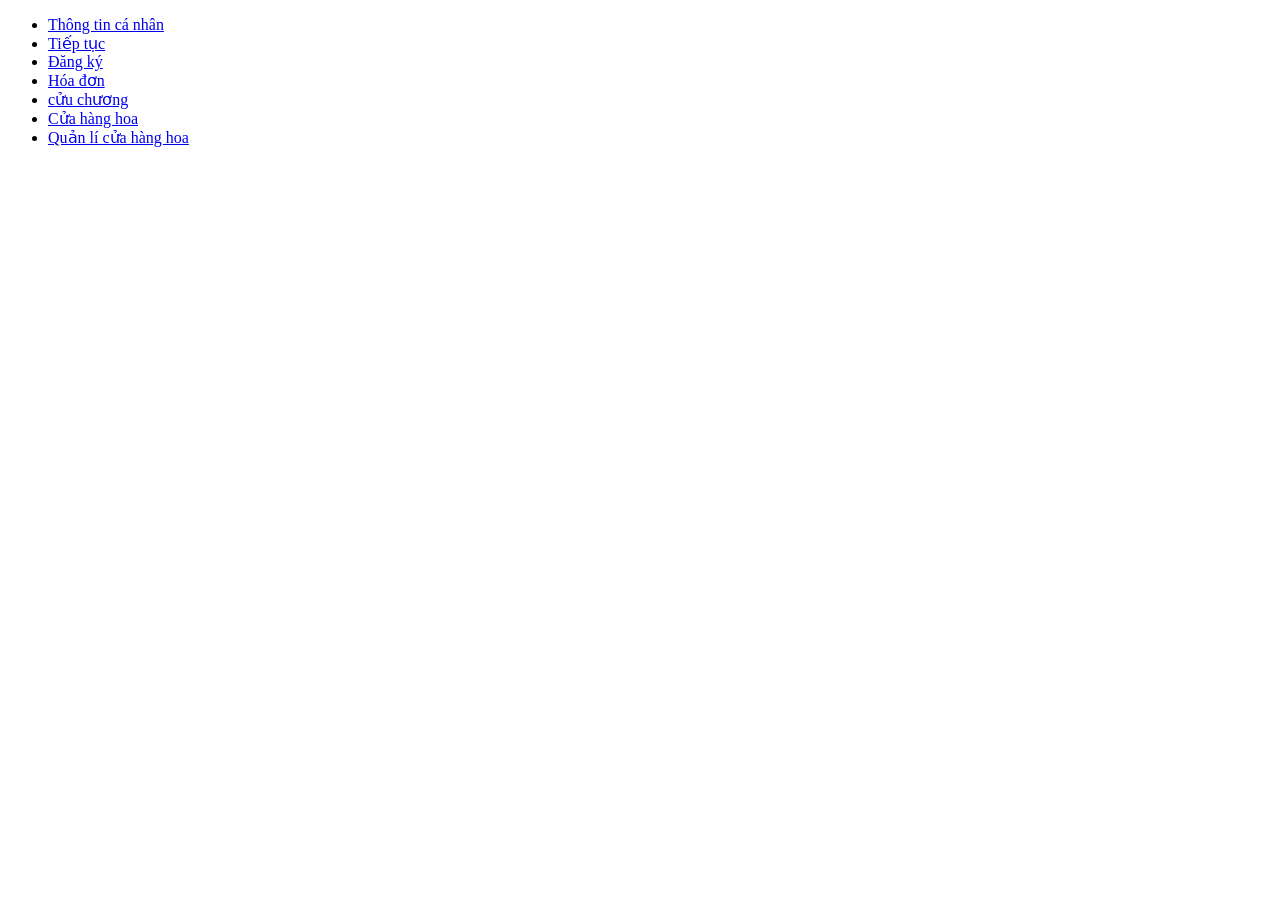
<file: index.html>
<!DOCTYPE html>
<html lang ="vi">
<head>
<title></title>
<meta charset = "utf-8">



<body>
<ul>
	<li> <a href = "html/page1.html">Thông tin cá nhân </a></li>
	<li><a href = "html/page2.html">Tiếp tục</a></li>
	<li><a href = "html/page3.html">Đăng ký</a></li>
	<li><a href = "html/page4.html">Hóa đơn</a></li>
	<li><a href = "html/page5.html">cửu chương</a></li>
	<li><a href = "html/page6.html">Cửa hàng hoa</a></li>
	<li><a href = "html/admin.html">Quản lí cửa hàng hoa</a></li>
</ul>
</head>

</body>
</html>
</file>
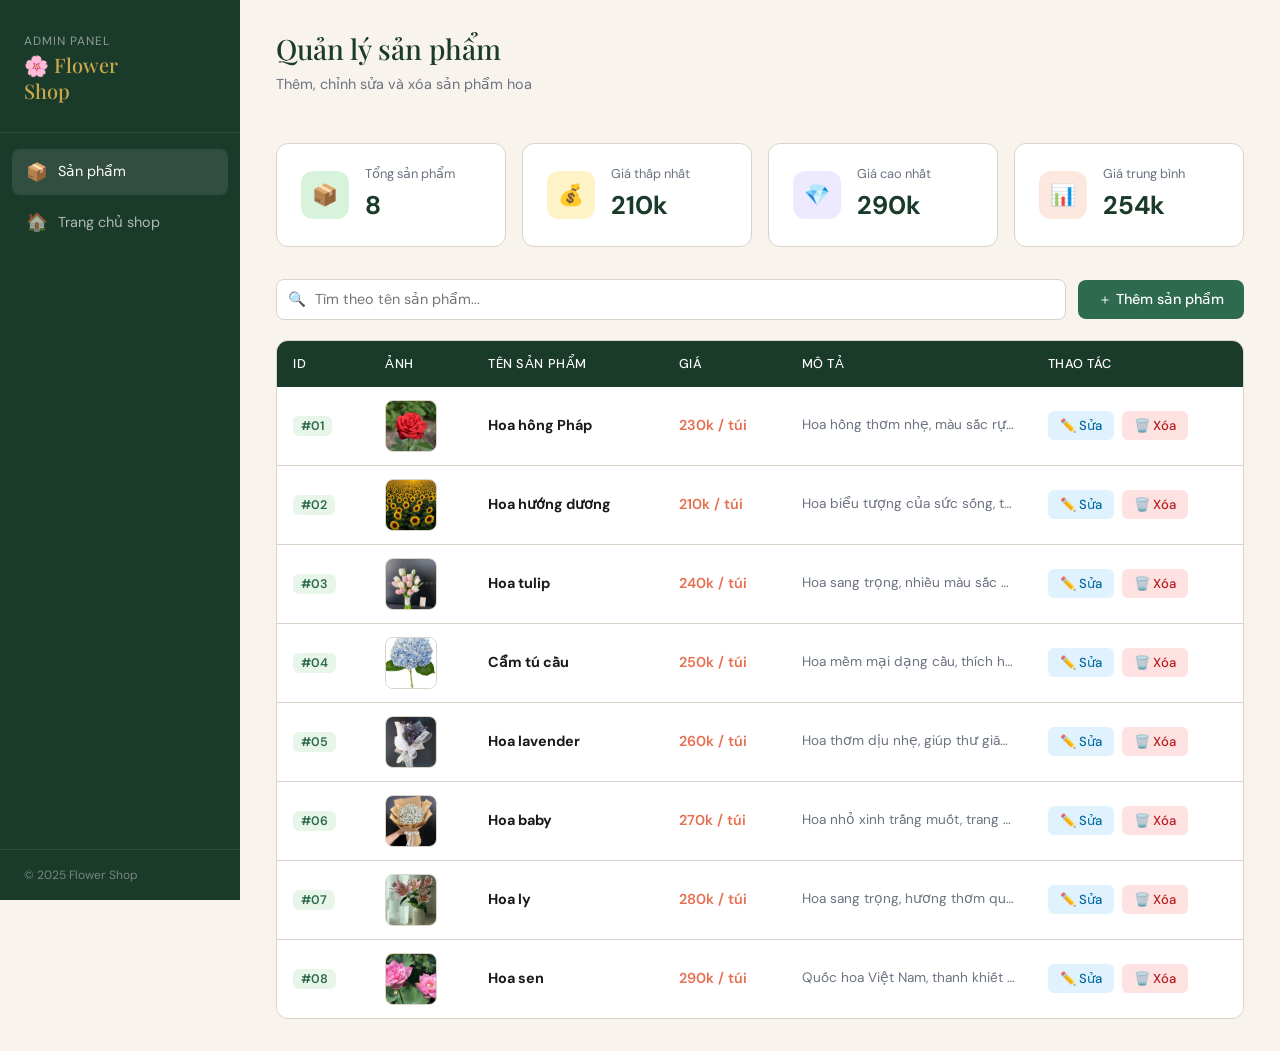
<file: html/admin.html>
<!DOCTYPE html>
<html lang="vi">
<head>
    <meta charset="UTF-8">
    <meta name="viewport" content="width=device-width, initial-scale=1.0">
    <title>Quản lý sản phẩm – Flower Shop</title>
    <link href="https://cdn.jsdelivr.net/npm/bootstrap@5.3.8/dist/css/bootstrap.min.css" rel="stylesheet">
    <link href="https://fonts.googleapis.com/css2?family=Playfair+Display:wght@600;700&family=DM+Sans:wght@300;400;500&display=swap" rel="stylesheet">
    <style>
        :root {
            --green-dark:  #1a3a2a;
            --green-mid:   #2d6a4f;
            --green-light: #52b788;
            --cream:       #f8f4ed;
            --gold:        #c9a84c;
            --red-soft:    #e76f51;
            --text-main:   #1a1a1a;
            --text-muted:  #6b7280;
            --border:      #d9d4c7;
            --sidebar-w:   240px;
        }
        * { box-sizing: border-box; margin: 0; padding: 0; }
        body { font-family: 'DM Sans', sans-serif; background: var(--cream); color: var(--text-main); min-height: 100vh; display: flex; }

        /* SIDEBAR */
        .sidebar { width: var(--sidebar-w); background: var(--green-dark); min-height: 100vh; display: flex; flex-direction: column; position: fixed; top: 0; left: 0; z-index: 100; }
        .sidebar-brand { padding: 28px 24px 20px; border-bottom: 1px solid rgba(255,255,255,.1); }
        .sidebar-brand h1 { font-family: 'Playfair Display', serif; color: var(--gold); font-size: 1.25rem; line-height: 1.3; }
        .sidebar-brand span { color: rgba(255,255,255,.5); font-size: .75rem; letter-spacing: .08em; text-transform: uppercase; }
        .sidebar nav { padding: 16px 12px; flex: 1; }
        .nav-item { display: flex; align-items: center; gap: 10px; padding: 10px 14px; border-radius: 8px; color: rgba(255,255,255,.65); font-size: .9rem; cursor: pointer; transition: all .2s; margin-bottom: 4px; text-decoration: none; }
        .nav-item:hover, .nav-item.active { background: rgba(255,255,255,.1); color: #fff; }
        .nav-item .icon { font-size: 1.1rem; }
        .sidebar-footer { padding: 16px 24px; border-top: 1px solid rgba(255,255,255,.1); color: rgba(255,255,255,.4); font-size: .75rem; }

        /* MAIN */
        .main { margin-left: var(--sidebar-w); flex: 1; padding: 32px 36px; min-height: 100vh; }
        .topbar { display: flex; align-items: center; justify-content: space-between; margin-bottom: 32px; }
        .topbar h2 { font-family: 'Playfair Display', serif; font-size: 1.75rem; color: var(--green-dark); }
        .topbar p { color: var(--text-muted); font-size: .9rem; margin-top: 2px; }

        /* STATS */
        .stats-row { display: grid; grid-template-columns: repeat(4, 1fr); gap: 16px; margin-bottom: 32px; }
        .stat-card { background: #fff; border: 1px solid var(--border); border-radius: 12px; padding: 20px 24px; display: flex; align-items: center; gap: 16px; }
        .stat-icon { width: 48px; height: 48px; border-radius: 12px; display: flex; align-items: center; justify-content: center; font-size: 1.3rem; flex-shrink: 0; }
        .stat-icon.green  { background: #d8f3dc; }
        .stat-icon.gold   { background: #fef3c7; }
        .stat-icon.red    { background: #fde8e0; }
        .stat-icon.purple { background: #ede9fe; }
        .stat-label { font-size: .8rem; color: var(--text-muted); margin-bottom: 4px; }
        .stat-val   { font-size: 1.6rem; font-weight: 700; color: var(--green-dark); }

        /* TOOLBAR */
        .toolbar { display: flex; align-items: center; gap: 12px; margin-bottom: 20px; }
        .search-box { flex: 1; position: relative; }
        .search-box input { width: 100%; border: 1px solid var(--border); border-radius: 8px; padding: 9px 14px 9px 38px; font-family: 'DM Sans', sans-serif; font-size: .9rem; background: #fff; outline: none; transition: border .2s; }
        .search-box input:focus { border-color: var(--green-light); }
        .search-box .search-icon { position: absolute; left: 12px; top: 50%; transform: translateY(-50%); color: var(--text-muted); font-size: .9rem; }
        .btn-add { background: var(--green-mid); color: #fff; border: none; border-radius: 8px; padding: 9px 20px; font-family: 'DM Sans', sans-serif; font-size: .9rem; font-weight: 500; cursor: pointer; display: flex; align-items: center; gap: 7px; transition: background .2s; white-space: nowrap; }
        .btn-add:hover { background: var(--green-dark); }

        /* TABLE */
        .table-wrapper { background: #fff; border: 1px solid var(--border); border-radius: 12px; overflow: hidden; }
        table { width: 100%; border-collapse: collapse; font-size: .9rem; }
        thead { background: var(--green-dark); color: #fff; }
        thead th { padding: 13px 16px; font-weight: 500; letter-spacing: .04em; font-size: .8rem; text-transform: uppercase; }
        tbody tr { border-bottom: 1px solid var(--border); transition: background .15s; }
        tbody tr:last-child { border-bottom: none; }
        tbody tr:hover { background: #f9fdf9; }
        tbody td { padding: 13px 16px; vertical-align: middle; }
        .product-thumb { width: 52px; height: 52px; border-radius: 8px; border: 1px solid var(--border); background: #eee; display: flex; align-items: center; justify-content: center; font-size: 1.3rem; overflow: hidden; }
        .product-thumb img { width: 100%; height: 100%; object-fit: cover; }
        .badge-id { background: #e8f5e9; color: var(--green-mid); border-radius: 6px; padding: 2px 8px; font-size: .78rem; font-weight: 600; }
        .price-cell { color: var(--red-soft); font-weight: 600; }
        .action-btns { display: flex; gap: 8px; }
        .btn-edit, .btn-del { border: none; border-radius: 6px; padding: 5px 12px; font-size: .82rem; font-family: 'DM Sans', sans-serif; cursor: pointer; font-weight: 500; transition: all .15s; }
        .btn-edit { background: #e0f2fe; color: #0369a1; }
        .btn-edit:hover { background: #bae6fd; }
        .btn-del  { background: #fee2e2; color: #b91c1c; }
        .btn-del:hover  { background: #fecaca; }
        .no-result { text-align: center; padding: 40px; color: var(--text-muted); font-size: .95rem; }

        /* MODAL */
        .modal-backdrop-custom { position: fixed; inset: 0; background: rgba(0,0,0,.45); z-index: 200; display: flex; align-items: center; justify-content: center; opacity: 0; pointer-events: none; transition: opacity .2s; }
        .modal-backdrop-custom.open { opacity: 1; pointer-events: all; }
        .modal-box { background: #fff; border-radius: 16px; width: 500px; max-width: 95vw; padding: 32px; transform: translateY(12px); transition: transform .25s; box-shadow: 0 20px 60px rgba(0,0,0,.18); }
        .modal-backdrop-custom.open .modal-box { transform: translateY(0); }
        .modal-title { font-family: 'Playfair Display', serif; font-size: 1.3rem; color: var(--green-dark); margin-bottom: 6px; }
        .modal-sub   { font-size: .82rem; color: var(--text-muted); margin-bottom: 24px; }
        .form-row { margin-bottom: 14px; }
        .form-row label { display: block; font-size: .82rem; font-weight: 500; margin-bottom: 5px; }
        .form-row input, .form-row textarea { width: 100%; border: 1px solid var(--border); border-radius: 8px; padding: 9px 13px; font-family: 'DM Sans', sans-serif; font-size: .9rem; outline: none; transition: border .2s; resize: vertical; }
        .form-row input:focus, .form-row textarea:focus { border-color: var(--green-light); }
        .form-row small { color: var(--text-muted); font-size: .76rem; margin-top: 4px; display: block; }
        .form-two { display: grid; grid-template-columns: 1fr 1fr; gap: 12px; }
        .modal-actions { display: flex; justify-content: flex-end; gap: 10px; margin-top: 24px; }
        .btn-cancel { border: 1px solid var(--border); background: transparent; border-radius: 8px; padding: 9px 20px; font-family: 'DM Sans', sans-serif; font-size: .9rem; cursor: pointer; transition: background .15s; }
        .btn-cancel:hover { background: var(--cream); }
        .btn-save { background: var(--green-mid); color: #fff; border: none; border-radius: 8px; padding: 9px 24px; font-family: 'DM Sans', sans-serif; font-size: .9rem; font-weight: 500; cursor: pointer; transition: background .15s; }
        .btn-save:hover { background: var(--green-dark); }

        /* CONFIRM DELETE */
        .confirm-box { background: #fff; border-radius: 16px; width: 380px; max-width: 95vw; padding: 28px; text-align: center; box-shadow: 0 20px 60px rgba(0,0,0,.18); }
        .confirm-icon  { font-size: 2.5rem; margin-bottom: 12px; }
        .confirm-title { font-family: 'Playfair Display', serif; font-size: 1.15rem; margin-bottom: 8px; color: var(--green-dark); }
        .confirm-msg   { font-size: .88rem; color: var(--text-muted); margin-bottom: 22px; }
        .btn-confirm-del { background: var(--red-soft); color: #fff; border: none; border-radius: 8px; padding: 9px 20px; font-family: 'DM Sans', sans-serif; font-size: .9rem; font-weight: 500; cursor: pointer; transition: background .15s; }
        .btn-confirm-del:hover { background: #c1440a; }

        /* TOAST */
        .toast-msg { position: fixed; bottom: 28px; right: 28px; background: var(--green-dark); color: #fff; padding: 12px 20px; border-radius: 10px; font-size: .88rem; opacity: 0; transform: translateY(8px); transition: all .3s; z-index: 999; pointer-events: none; }
        .toast-msg.show { opacity: 1; transform: translateY(0); }

        @media (max-width: 768px) {
            .sidebar { transform: translateX(-100%); }
            .main { margin-left: 0; padding: 20px 16px; }
            .stats-row { grid-template-columns: 1fr 1fr; }
        }
    </style>
</head>
<body>

<!-- SIDEBAR -->
<aside class="sidebar">
    <div class="sidebar-brand">
        <span>Admin Panel</span>
        <h1>🌸 Flower<br>Shop</h1>
    </div>
    <nav>
        <a class="nav-item active" href="#">
            <span class="icon">📦</span> Sản phẩm
        </a>
        <a class="nav-item" href="page6.html">
            <span class="icon">🏠</span> Trang chủ shop
        </a>
    </nav>
    <div class="sidebar-footer">© 2025 Flower Shop</div>
</aside>

<!-- MAIN -->
<main class="main">
    <div class="topbar">
        <div>
            <h2>Quản lý sản phẩm</h2>
            <p>Thêm, chỉnh sửa và xóa sản phẩm hoa</p>
        </div>
    </div>

    <!-- STATS -->
    <div class="stats-row">
        <div class="stat-card">
            <div class="stat-icon green">📦</div>
            <div>
                <div class="stat-label">Tổng sản phẩm</div>
                <div class="stat-val" id="stat-total">0</div>
            </div>
        </div>
        <div class="stat-card">
            <div class="stat-icon gold">💰</div>
            <div>
                <div class="stat-label">Giá thấp nhất</div>
                <div class="stat-val" id="stat-min">0k</div>
            </div>
        </div>
        <div class="stat-card">
            <div class="stat-icon purple">💎</div>
            <div>
                <div class="stat-label">Giá cao nhất</div>
                <div class="stat-val" id="stat-max">0k</div>
            </div>
        </div>
        <div class="stat-card">
            <div class="stat-icon red">📊</div>
            <div>
                <div class="stat-label">Giá trung bình</div>
                <div class="stat-val" id="stat-avg">0k</div>
            </div>
        </div>
    </div>

    <!-- TOOLBAR -->
    <div class="toolbar">
        <div class="search-box">
            <span class="search-icon">🔍</span>
            <input type="text" id="search-input" placeholder="Tìm theo tên sản phẩm...">
        </div>
        <button class="btn-add" onclick="openAddModal()">＋ Thêm sản phẩm</button>
    </div>

    <!-- TABLE -->
    <div class="table-wrapper">
        <table>
            <thead>
                <tr>
                    <th>ID</th>
                    <th>Ảnh</th>
                    <th>Tên sản phẩm</th>
                    <th>Giá</th>
                    <th>Mô tả</th>
                    <th>Thao tác</th>
                </tr>
            </thead>
            <tbody id="product-table-body"></tbody>
        </table>
    </div>
</main>

<!-- MODAL: THÊM / SỬA -->
<div class="modal-backdrop-custom" id="modal-form">
    <div class="modal-box">
        <div class="modal-title" id="modal-title">Thêm sản phẩm mới</div>
        <div class="modal-sub"   id="modal-sub">Điền thông tin bên dưới</div>

        <div class="form-two">
            <div class="form-row">
                <label>ID sản phẩm *</label>
                <input type="text" id="f-id" placeholder="VD: 09">
                <small>Phải là duy nhất (VD: 09, 10…)</small>
            </div>
            <div class="form-row">
                <label>Giá (nghìn đồng) *</label>
                <input type="number" id="f-price" placeholder="VD: 250" min="0">
            </div>
        </div>

        <div class="form-row">
            <label>Tên sản phẩm *</label>
            <input type="text" id="f-name" placeholder="VD: Hoa cúc vàng">
        </div>

        <div class="form-row">
            <label>Đường dẫn ảnh</label>
            <input type="text" id="f-image" placeholder="../assests/images/ten-anh.jpg">
            <small>Để trống nếu chưa có ảnh</small>
        </div>

        <div class="form-row">
            <label>Mô tả ngắn</label>
            <textarea id="f-desc" rows="3" placeholder="Nhập mô tả sản phẩm..."></textarea>
        </div>

        <div class="modal-actions">
            <button class="btn-cancel" onclick="closeModal('modal-form')">Hủy</button>
            <button class="btn-save"   onclick="saveProduct()">💾 Lưu</button>
        </div>
    </div>
</div>

<!-- MODAL: XÁC NHẬN XÓA -->
<div class="modal-backdrop-custom" id="modal-confirm">
    <div class="confirm-box">
        <div class="confirm-icon">🗑️</div>
        <div class="confirm-title">Xóa sản phẩm?</div>
        <div class="confirm-msg" id="confirm-msg">Bạn chắc chắn muốn xóa sản phẩm này?</div>
        <div class="modal-actions" style="justify-content:center">
            <button class="btn-cancel"      onclick="closeModal('modal-confirm')">Hủy</button>
            <button class="btn-confirm-del" onclick="confirmDelete()">Xóa</button>
        </div>
    </div>
</div>

<!-- TOAST -->
<div class="toast-msg" id="toast"></div>

<script>
// ── DỮ LIỆU – khớp hoàn toàn với page6.html & product-detail.html ──
let productList = [
    { id:"01", name:"Hoa hồng Pháp",    price:230, image:"../assests/images/rose1.jpg",     desc:"Hoa hồng thơm nhẹ, màu sắc rực rỡ, phù hợp trang trí và làm quà tặng." },
    { id:"02", name:"Hoa hướng dương",   price:210, image:"../assests/images/sunflower.jpg", desc:"Hoa biểu tượng của sức sống, thân cao hướng theo ánh nắng mặt trời." },
    { id:"03", name:"Hoa tulip",          price:240, image:"../assests/images/tulip.jpg",     desc:"Hoa sang trọng, nhiều màu sắc đẹp từ đỏ, vàng, tím đến trắng." },
    { id:"04", name:"Cẩm tú cầu",         price:250, image:"../assests/images/camtu.jpg",     desc:"Hoa mềm mại dạng cầu, thích hợp trang trí nội thất và sự kiện." },
    { id:"05", name:"Hoa lavender",       price:260, image:"../assests/images/lavender.jpg",  desc:"Hoa thơm dịu nhẹ, giúp thư giãn, có thể phơi khô làm túi thơm." },
    { id:"06", name:"Hoa baby",           price:270, image:"../assests/images/baby.jpg",      desc:"Hoa nhỏ xinh trắng muốt, trang trí cực đẹp, thường dùng kết hợp bó hoa." },
    { id:"07", name:"Hoa ly",             price:280, image:"../assests/images/ly.jpg",        desc:"Hoa sang trọng, hương thơm quyến rũ, là lựa chọn hàng đầu cho lễ cưới." },
    { id:"08", name:"Hoa sen",            price:290, image:"../assests/images/sen.jpg",       desc:"Quốc hoa Việt Nam, thanh khiết đẹp mắt, biểu tượng của sự cao quý." }
];

let editingId  = null;
let deletingId = null;
let searchTerm = "";

// ── RENDER ──
function render() {
    const filtered = productList.filter(p =>
        p.name.toLowerCase().includes(searchTerm.toLowerCase())
    );

    const tbody = document.getElementById("product-table-body");

    if (filtered.length === 0) {
        tbody.innerHTML = `<tr><td colspan="6" class="no-result">😔 Không tìm thấy sản phẩm nào</td></tr>`;
    } else {
        tbody.innerHTML = filtered.map(p => `
            <tr>
                <td><span class="badge-id">#${p.id}</span></td>
                <td>
                    <div class="product-thumb">
                        <img src="${p.image}" alt="${p.name}"
                             onerror="this.parentElement.innerHTML='🌸'">
                    </div>
                </td>
                <td><strong>${p.name}</strong></td>
                <td class="price-cell">${p.price}k / túi</td>
                <td style="max-width:200px;color:#6b7280;font-size:.85rem;overflow:hidden;text-overflow:ellipsis;white-space:nowrap" title="${p.desc}">${p.desc || '—'}</td>
                <td>
                    <div class="action-btns">
                        <button class="btn-edit" onclick="openEditModal('${p.id}')">✏️ Sửa</button>
                        <button class="btn-del"  onclick="openDeleteModal('${p.id}')">🗑️ Xóa</button>
                    </div>
                </td>
            </tr>
        `).join('');
    }

    // Stats
    const prices = productList.map(p => p.price);
    document.getElementById("stat-total").textContent = productList.length;
    document.getElementById("stat-min").textContent   = (prices.length ? Math.min(...prices) : 0) + "k";
    document.getElementById("stat-max").textContent   = (prices.length ? Math.max(...prices) : 0) + "k";
    document.getElementById("stat-avg").textContent   =
        prices.length ? Math.round(prices.reduce((a,b)=>a+b,0)/prices.length) + "k" : "0k";
}

// ── SEARCH ──
document.getElementById("search-input").addEventListener("input", function() {
    searchTerm = this.value;
    render();
});

// ── MODAL HELPERS ──
function openModal(id)  { document.getElementById(id).classList.add("open"); }
function closeModal(id) { document.getElementById(id).classList.remove("open"); }

document.querySelectorAll(".modal-backdrop-custom").forEach(el => {
    el.addEventListener("click", function(e) {
        if (e.target === this) this.classList.remove("open");
    });
});

function clearForm() {
    ["f-id","f-name","f-price","f-image","f-desc"].forEach(id => {
        document.getElementById(id).value = "";
    });
}

// ── THÊM ──
function openAddModal() {
    editingId = null;
    clearForm();
    document.getElementById("f-id").disabled = false;
    document.getElementById("modal-title").textContent = "Thêm sản phẩm mới";
    document.getElementById("modal-sub").textContent   = "Điền thông tin bên dưới";
    openModal("modal-form");
}

// ── SỬA ──
function openEditModal(id) {
    const p = productList.find(x => x.id === id);
    if (!p) return;
    editingId = id;
    document.getElementById("f-id").value    = p.id;
    document.getElementById("f-id").disabled = true;
    document.getElementById("f-name").value  = p.name;
    document.getElementById("f-price").value = p.price;
    document.getElementById("f-image").value = p.image;
    document.getElementById("f-desc").value  = p.desc;
    document.getElementById("modal-title").textContent = "Chỉnh sửa sản phẩm";
    document.getElementById("modal-sub").textContent   = `Đang sửa: ${p.name}`;
    openModal("modal-form");
}

// ── LƯU ──
function saveProduct() {
    const id    = document.getElementById("f-id").value.trim();
    const name  = document.getElementById("f-name").value.trim();
    const price = parseInt(document.getElementById("f-price").value);
    const image = document.getElementById("f-image").value.trim() || "";
    const desc  = document.getElementById("f-desc").value.trim();

    if (!id || !name || isNaN(price)) {
        showToast("⚠️ Vui lòng điền đủ ID, tên và giá!");
        return;
    }

    if (editingId === null) {
        if (productList.find(x => x.id === id)) {
            showToast("⚠️ ID đã tồn tại, vui lòng chọn ID khác!");
            return;
        }
        productList.push({ id, name, price, image, desc });
        showToast("✅ Đã thêm sản phẩm thành công!");
    } else {
        const idx = productList.findIndex(x => x.id === editingId);
        if (idx !== -1) productList[idx] = { id: editingId, name, price, image, desc };
        showToast("✅ Đã cập nhật sản phẩm!");
    }

    closeModal("modal-form");
    render();
}

// ── XÓA ──
function openDeleteModal(id) {
    const p = productList.find(x => x.id === id);
    if (!p) return;
    deletingId = id;
    document.getElementById("confirm-msg").textContent =
        `Bạn chắc chắn muốn xóa "${p.name}"? Hành động này không thể hoàn tác.`;
    openModal("modal-confirm");
}

function confirmDelete() {
    productList = productList.filter(x => x.id !== deletingId);
    closeModal("modal-confirm");
    render();
    showToast("🗑️ Đã xóa sản phẩm!");
    deletingId = null;
}

// ── TOAST ──
function showToast(msg) {
    const t = document.getElementById("toast");
    t.textContent = msg;
    t.classList.add("show");
    setTimeout(() => t.classList.remove("show"), 2800);
}

render();
</script>
</body>
</html>
</file>
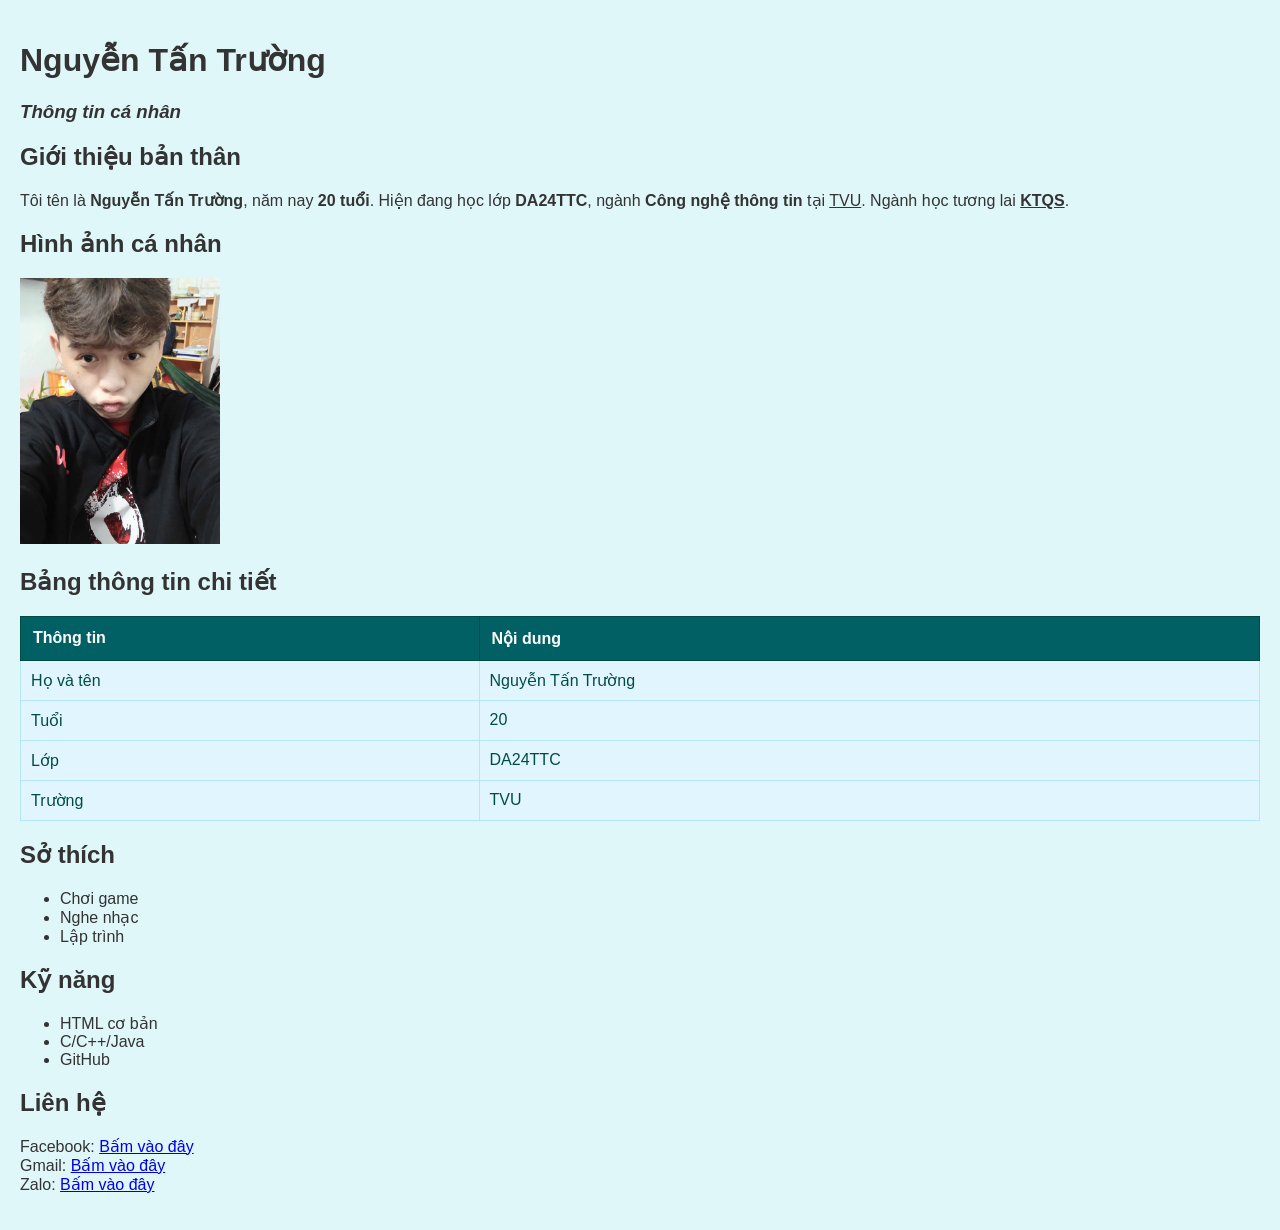
<file: html/page1.html>
<!DOCTYPE html>
<html lang="vi">
<head>
    <meta charset="UTF-8">
	<link rel = "stylesheet" href = "../css/style1.css">

    <title>Thông tin cá nhân</title>
</head>
<body>

    <h1>Nguyễn Tấn Trường</h1>
    <h3><i>Thông tin cá nhân</i></h3>

    <h2>Giới thiệu bản thân</h2>

    <p>
        Tôi tên là <b>Nguyễn Tấn Trường</b>, năm nay <b>20 tuổi</b>. 
        Hiện đang học lớp <b>DA24TTC</b>, ngành <b>Công nghệ thông tin</b> 
        tại <u>TVU</u>. Ngành học tương lai <b><u>KTQS</u></b>.
    </p>

    <h2>Hình ảnh cá nhân</h2>
   <img src="../assests/images/anh2.jpg" alt="Ảnh cá nhân" width="200">

    <h2>Bảng thông tin chi tiết</h2>

    <table border="1" cellpadding="8" cellspacing="0">
        <tr>
            <th>Thông tin</th>
            <th>Nội dung</th>
        </tr>
        <tr>
            <td>Họ và tên</td>
            <td>Nguyễn Tấn Trường</td>
        </tr>
        <tr>
            <td>Tuổi</td>
            <td>20</td>
        </tr>
        <tr>
            <td>Lớp</td>
            <td>DA24TTC</td>
        </tr>
        <tr>
            <td>Trường</td>
            <td>TVU</td>
        </tr>
    </table>

    <h2>Sở thích</h2>
    <ul>
        <li>Chơi game</li>
        <li>Nghe nhạc</li>
        <li>Lập trình</li>
    </ul>

    <h2>Kỹ năng</h2>
    <ul>
        <li>HTML cơ bản</li>
        <li>C/C++/Java</li>
        <li>GitHub</li>
    </ul>

    <h2>Liên hệ</h2>
    <p>
        Facebook: <a href="https://www.facebook.com/ntt.201205">Bấm vào đây</a><br>
        Gmail: <a href="mailto:truongtvltv7@gmail.com">Bấm vào đây</a><br>
        Zalo: <a href="https://zalo.me/0896400596">Bấm vào đây</a><br>
    </p>

</body>
</html>
</file>
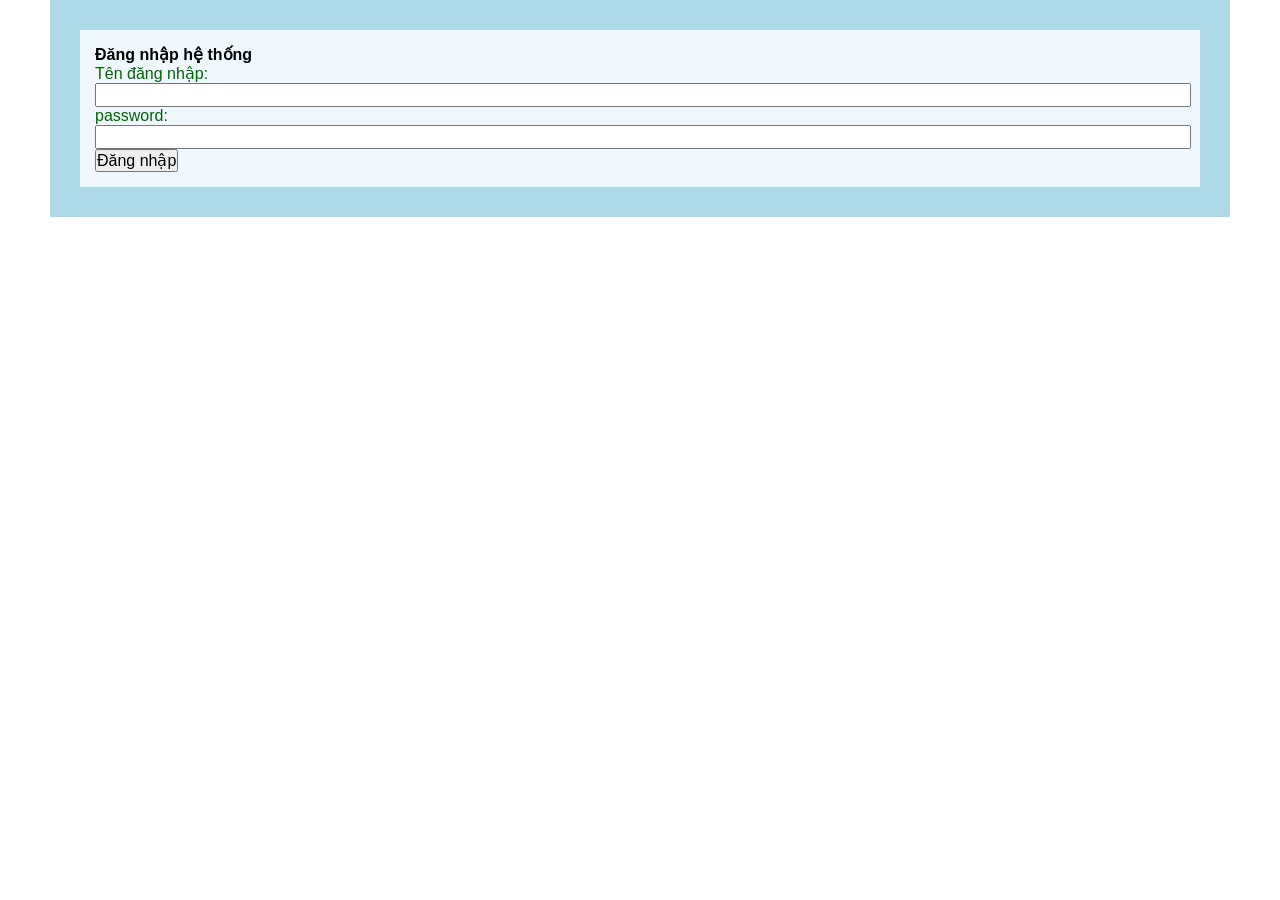
<file: html/page2.html>
<!DOCTYPE html>
<html lang="vi">
<head>
   <title>Thiết kế form</title>
   <meta charset ="utf-8">
   <link rel="stylesheet"href="../css/style2.css">
</head>
<body>
    <div class="container">
        <form id="frmLogin">
            <h3>Đăng nhập hệ thống</h3>
            <div class="form-group">
                <label class="label" for="txtUsername">Tên đăng nhập:</label>
               <input class="form-control" type="text"id="txtUsername"name="txtUsername">
               </div>
               <div class="form-group">
                <label class="label" for="txtUsername">password:</label>
               <input class="form-control" type="password"id="txtPassword"name="txtPassword">
               <input type="submit"id="sbLogin"name="sbLogin"value="Đăng nhập">
        </form>
    </div>
</body>
</html>
</file>
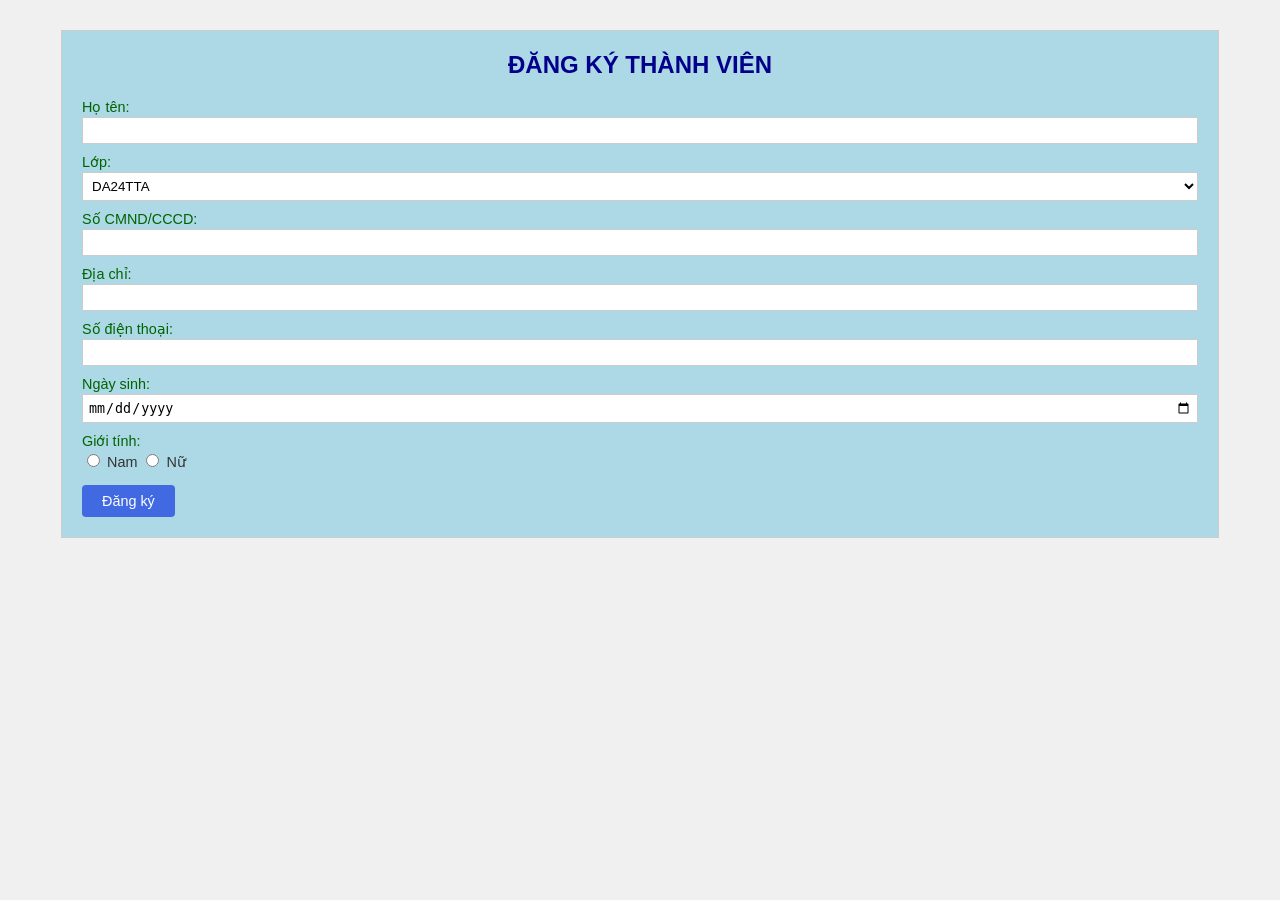
<file: html/page3.html>
<!DOCTYPE html>
<html lang="vi">
<head>
    <title>Thiết kế form đăng ký</title>
    <meta charset="utf-8">
    <link rel="stylesheet" href="../css/style3.css">
</head>
<body>
    <div class="container">
        <form id="frmRegister">
            <h3 class="title">Đăng ký thành viên</h3>
            
            <div class="form-group">
                <label class="label" for="txtFullname">Họ tên:</label>
                <input class="form-control" type="text" id="txtFullname" name="txtFullname">
            </div>

            <div class="form-group">
                <label class="label" for="sltClass">Lớp:</label>
                <select class="form-control" id="sltClass" name="sltClass">
                    <option value="DA24TTA">DA24TTA</option>
                    <option value="DA24TTB">DA24TTB</option>
                    <option value="DA24TTC">DA24TTC</option>
                    <option value="DA25TTD">DA25TTD</option>
                </select>
            </div>

            <div class="form-group">
                <label class="label" for="txtIDCard">Số CMND/CCCD:</label>
                <input class="form-control" type="text" id="txtIDCard" name="txtIDCard">
            </div>

            <div class="form-group">
                <label class="label" for="txtAddress">Địa chỉ:</label>
                <input class="form-control" type="text" id="txtAddress" name="txtAddress">
            </div>

            <div class="form-group">
                <label class="label" for="txtPhone">Số điện thoại:</label>
                <input class="form-control" type="text" id="txtPhone" name="txtPhone">
            </div>

            <div class="form-group">
                <label class="label" for="txtBirthday">Ngày sinh:</label>
                <input class="form-control" type="date" id="txtBirthday" name="txtBirthday">
            </div>

            <div class="form-group">
                <label class="label">Giới tính:</label>
                <div class="gender-box">
                    <input type="radio" id="male" name="gender" value="Nam"> Nam
                    <input type="radio" id="female" name="gender" value="Nữ"> Nữ
                </div>
            </div>

            <input type="submit" id="sbRegister" name="sbRegister" value="Đăng ký">
        </form>
    </div>
</body>
</html>
</file>
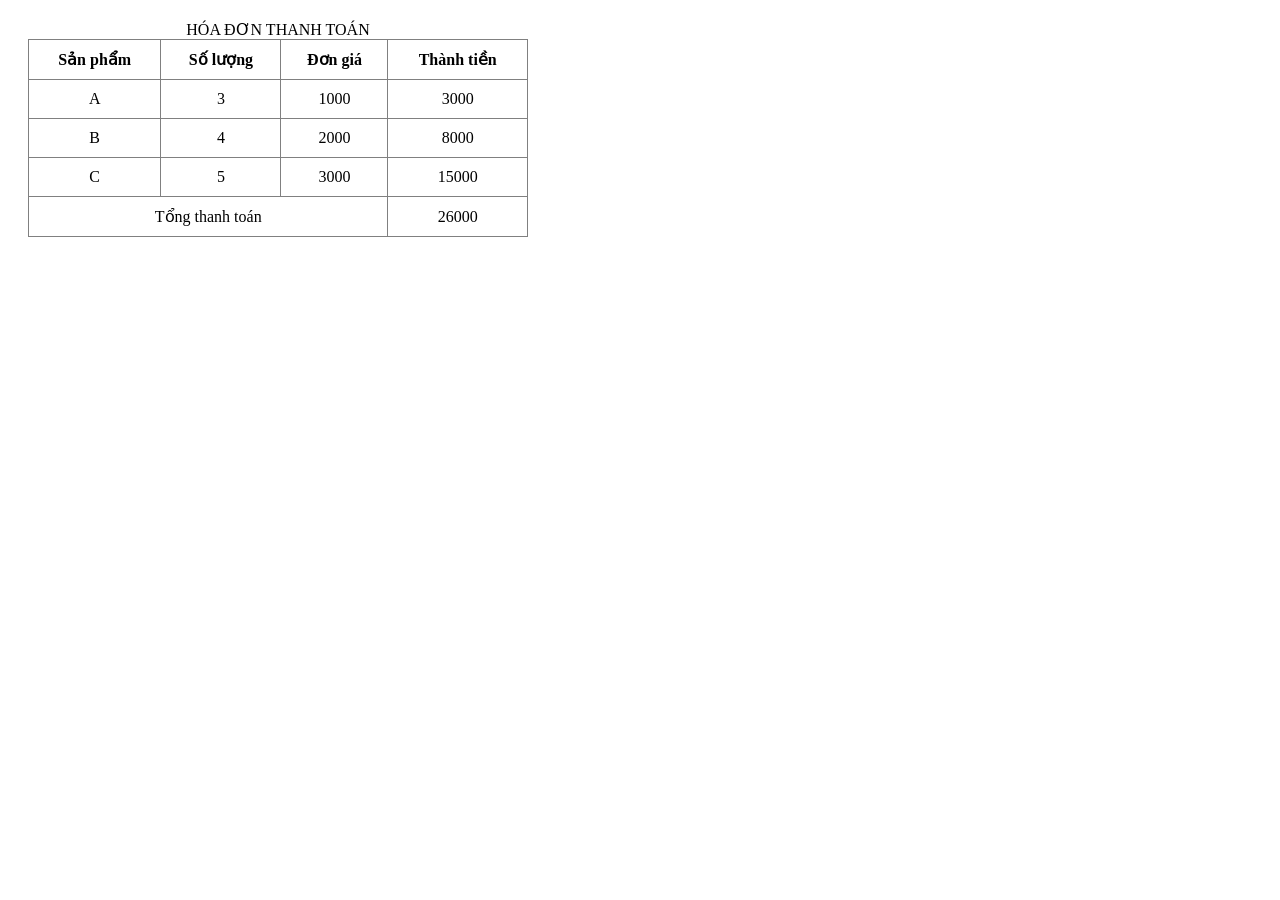
<file: html/page4.html>
<!DOCTYPE html>
<html lang="vi">
    <head>
         <meta charset = UTF-8>
         <title>Đăng nhập</title>
         <link rel="stylesheet" href="../css/style4.css">
         <script src="../js/lib4.js"></script>
    </head>
    <body>
        <div class = "container">
        <table border="1">
            <caption> HÓA ĐƠN THANH TOÁN </caption>
            <tr>
                <th>Sản phẩm</th>
                <th>Số lượng</th>
                <th>Đơn giá</th>
                <th>Thành tiền</th>           
            </tr>
            <tr>
                <td>A</td>
                <td class="sl">3</td>
                <td class="dg">1000</td>
                <td class="tt"></td>           
            </tr>
             <tr>
                <td>B</td>
                <td class="sl">4</td>
                <td class="dg">2000</td>
                <td class="tt"></td>           
            </tr>
             <tr>
                <td>C</td>
                <td class="sl">5</td>
                <td class="dg">3000</td>
                <td class="tt"></td>           
            </tr>
             <tr>
                <td colspan = "3">Tổng thanh toán</td> 
                <td id = "kq"></td>
            </tr>
        </table>
        </div>
    </body>
</html>
</file>
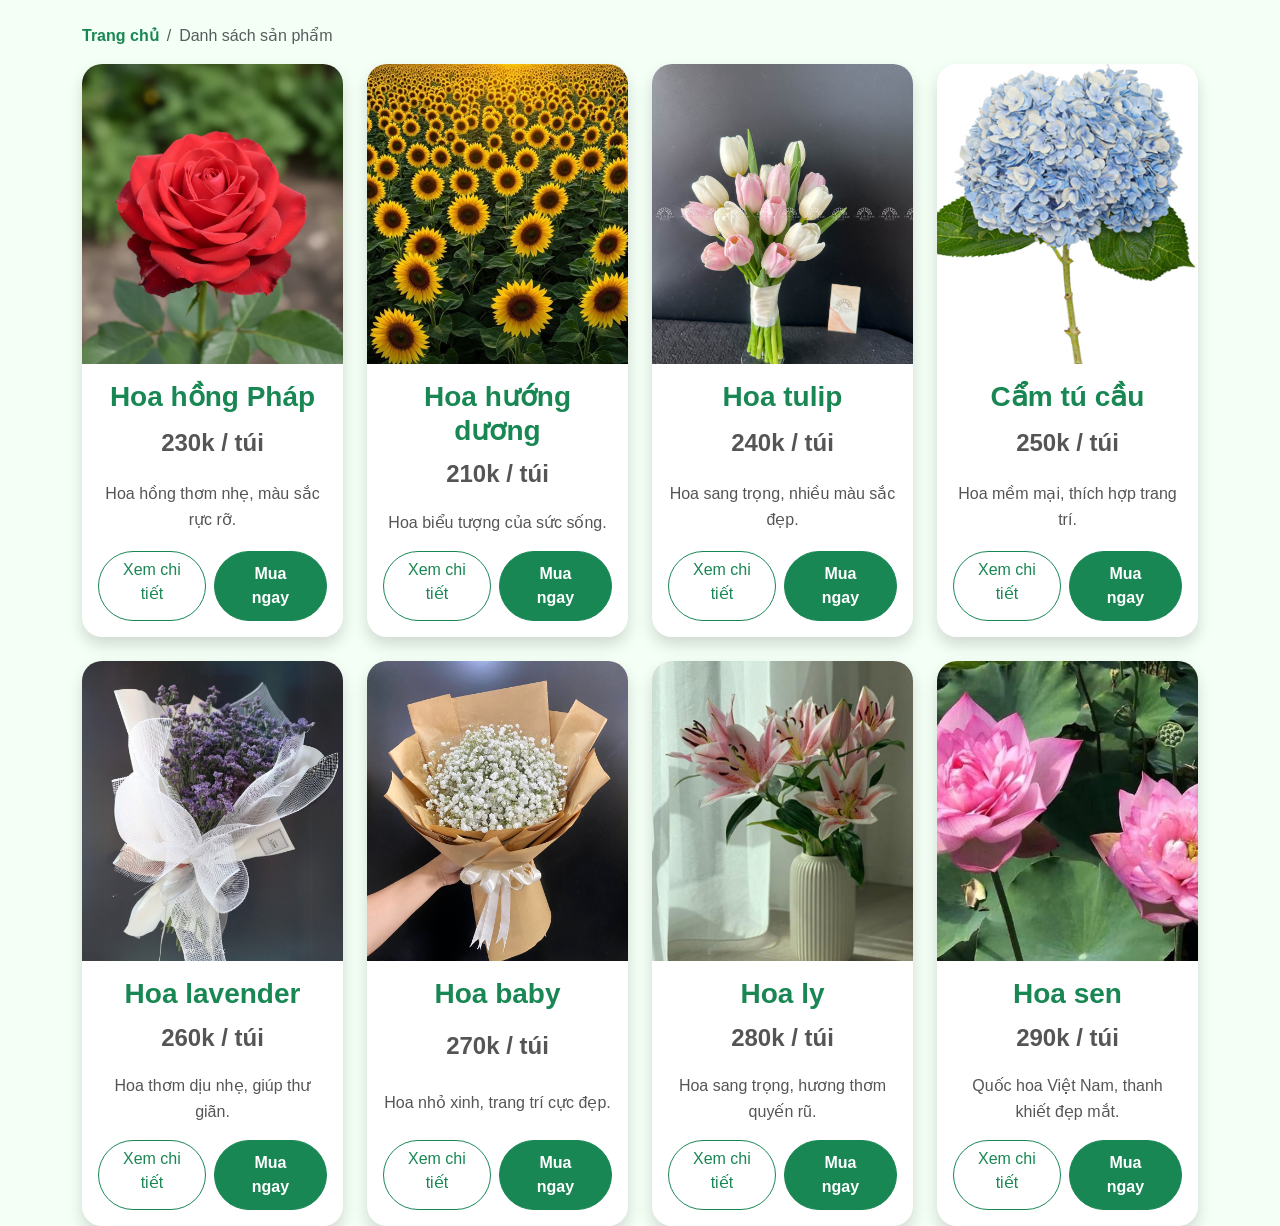
<file: html/page6.html>
<!DOCTYPE html>
<html lang="vi">

<head>


    <meta charset="utf-8">

    <!-- Bootstrap CSS -->
    <link href="https://cdn.jsdelivr.net/npm/bootstrap@5.3.8/dist/css/bootstrap.min.css" rel="stylesheet">

    <!-- CSS -->
    <link rel="stylesheet" href="../css/style6.css">

</head>

<body>

    <div class="container mt-4">

        <!-- Điều hướng -->
        <nav>

            <ol class="breadcrumb">

                <li class="breadcrumb-item">
                    <a href="#">Trang chủ</a>
                </li>

                <li class="breadcrumb-item active">
                    Danh sách sản phẩm
                </li>

            </ol>

        </nav>



        <!-- Danh sách sản phẩm -->
        <div class="row g-4" id="product-list"></div>

    </div>



    <script>

        const flowers = [

            {
                id: "01",
                name: "Hoa hồng Pháp",
                price: "230k / túi",
                image: "../assests/images/rose1.jpg",
                desc: "Hoa hồng thơm nhẹ, màu sắc rực rỡ."
            },

            {
                id: "02",
                name: "Hoa hướng dương",
                price: "210k / túi",
                image: "../assests/images/sunflower.jpg",
                desc: "Hoa biểu tượng của sức sống."
            },

            {
                id: "03",
                name: "Hoa tulip",
                price: "240k / túi",
                image: "../assests/images/tulip.jpg",
                desc: "Hoa sang trọng, nhiều màu sắc đẹp."
            },

            {
                id: "04",
                name: "Cẩm tú cầu",
                price: "250k / túi",
                image: "../assests/images/camtu.jpg",
                desc: "Hoa mềm mại, thích hợp trang trí."
            },

            {
                id: "05",
                name: "Hoa lavender",
                price: "260k / túi",
                image: "../assests/images/lavender.jpg",
                desc: "Hoa thơm dịu nhẹ, giúp thư giãn."
            },

            {
                id: "06",
                name: "Hoa baby",
                price: "270k / túi",
                image: "../assests/images/baby.jpg",
                desc: "Hoa nhỏ xinh, trang trí cực đẹp."
            },

            {
                id: "07",
                name: "Hoa ly",
                price: "280k / túi",
                image: "../assests/images/ly.jpg",
                desc: "Hoa sang trọng, hương thơm quyến rũ."
            },

            {
                id: "08",
                name: "Hoa sen",
                price: "290k / túi",
                image: "../assests/images/sen.jpg",
                desc: "Quốc hoa Việt Nam, thanh khiết đẹp mắt."
            }

        ];



        let html = "";

        for(let i = 0; i < flowers.length; i++)
        {
            html += `

            <div class="col-md-3">

                <div class="card product-card shadow h-100">

                    <img src="${flowers[i].image}"
                    class="card-img-top product-image">

                    <div class="card-body text-center">

                        <h5 class="card-title">
                            ${flowers[i].name}
                        </h5>

                        <p class="price">
                            ${flowers[i].price}
                        </p>

                        <p>
                            ${flowers[i].desc}
                        </p>

                        <div class="d-flex gap-2 justify-content-center">

                            <a href="product-detail.html?id=${flowers[i].id}"
                               class="btn btn-outline-success rounded-pill">
                                Xem chi tiết
                            </a>

                            <button class="btn btn-success rounded-pill">
                                Mua ngay
                            </button>

                        </div>

                    </div>

                </div>

            </div>

            `;
        }

        document.getElementById("product-list").innerHTML = html;

    </script>

</body>

</html>
</file>
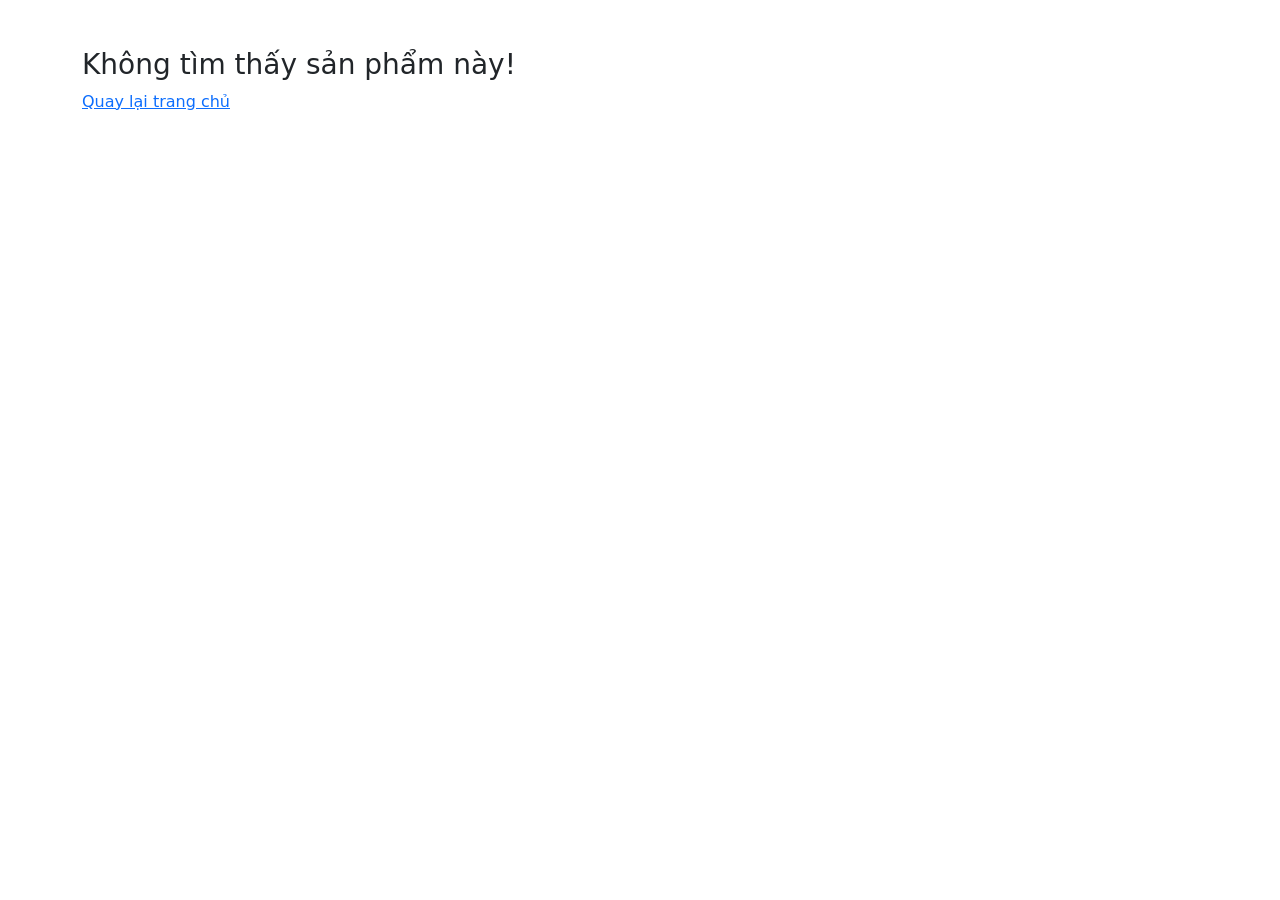
<file: html/product-detail.html>
<!DOCTYPE html>
<html lang="vi">

<head>
    <meta charset="UTF-8">
    <meta name="viewport" content="width=device-width, initial-scale=1.0">

    <title>Chi tiết sản phẩm</title>

    <!-- Link Bootstrap 5 -->
    <link href="https://cdn.jsdelivr.net/npm/bootstrap@5.3.8/dist/css/bootstrap.min.css"
          rel="stylesheet">

    <!-- Latest compiled JavaScript -->
    <script src="https://cdn.jsdelivr.net/npm/bootstrap@5.3.8/dist/js/bootstrap.bundle.min.js"></script>

    <!-- Dữ liệu sản phẩm (thay thế lib8.js) -->
    <script>
        const productList = [
            { id: "01", name: "Hạt giống hoa hồng Pháp",  price: 230, image: "../assests/images/rose1.jpg",    productLink: "product-detail.html", desc: "Hoa hồng thơm nhẹ, màu sắc rực rỡ, phù hợp trang trí và làm quà tặng." },
            { id: "02", name: "Hoa hướng dương",           price: 210, image: "../assests/images/sunflower.jpg",productLink: "product-detail.html", desc: "Hoa biểu tượng của sức sống, thân cao hướng theo ánh nắng mặt trời." },
            { id: "03", name: "Hoa tulip",                 price: 240, image: "../assests/images/tulip.jpg",    productLink: "product-detail.html", desc: "Hoa sang trọng, nhiều màu sắc đẹp từ đỏ, vàng, tím đến trắng." },
            { id: "04", name: "Hoa cẩm tú cầu",            price: 250, image: "../assests/images/camtu.jpg",    productLink: "product-detail.html", desc: "Hoa mềm mại dạng cầu, thích hợp trang trí nội thất và sự kiện." },
            { id: "05", name: "Hoa lavender",              price: 260, image: "../assests/images/lavender.jpg", productLink: "product-detail.html", desc: "Hoa thơm dịu nhẹ, giúp thư giãn, có thể phơi khô làm túi thơm." },
            { id: "06", name: "Hoa baby",                  price: 270, image: "../assests/images/baby.jpg",     productLink: "product-detail.html", desc: "Hoa nhỏ xinh trắng muốt, trang trí cực đẹp, thường dùng kết hợp bó hoa." },
            { id: "07", name: "Hoa ly",                    price: 280, image: "../assests/images/ly.jpg",       productLink: "product-detail.html", desc: "Hoa sang trọng, hương thơm quyến rũ, là lựa chọn hàng đầu cho lễ cưới." },
            { id: "08", name: "Hoa sen",                   price: 290, image: "../assests/images/sen.jpg",      productLink: "product-detail.html", desc: "Quốc hoa Việt Nam, thanh khiết đẹp mắt, biểu tượng của sự cao quý." }
        ];
    </script>
</head>

<body>

<div class="container mt-4">

    <!-- Điều hướng đơn giản -->
    <nav>
        <a href="page6.html" class="text-decoration-none">
            Trang chủ
        </a>
        /
        <span>Chi tiết sản phẩm</span>
    </nav>

    <hr> <!-- Đường kẻ ngang đơn giản -->

    <div class="row mt-4">

        <!-- Bên trái: Ảnh -->
        <div class="col-md-5">

            <img src=""
                 id="img-detail"
                 class="img-fluid border"
                 alt="Ảnh sản phẩm">

        </div>

        <!-- Bên phải: Thông tin -->
        <div class="col-md-7">

            <h2 id="name-detail" class="fw-bold">
                Tên sản phẩm
            </h2>

            <h4 id="price-detail" class="text-danger my-3">
                Giá: 0đ
            </h4>

            <p class="fw-bold mb-1">
                Mô tả sản phẩm:
            </p>

            <p id="desc-detail"
               class="text-secondary"
               style="text-align: justify;">

                Nội dung mô tả sẽ hiển thị tại đây...

            </p>

            <button class="btn btn-primary mt-3">
                Thêm vào giỏ hàng
            </button>

        </div>

    </div>

</div>

<script>

    // Sử dụng URLSearchParams để lấy ID từ thanh địa chỉ (URL)

    const queryString = window.location.search;

    const urlParams = new URLSearchParams(queryString);

    const productId = urlParams.get('id');
    // Kết quả: "01" hoặc "02"...


    // Tìm sản phẩm trong mảng dựa trên ID vừa lấy được

    const product = productList.find(item => item.id === productId);


    // Nếu tìm thấy sản phẩm thì đổ dữ liệu ra HTML

    if (product) {

        document.getElementById('name-detail').innerText =
            product.name;

        document.getElementById('price-detail').innerText =
            `Giá: ${product.price}.000đ`;

        document.getElementById('desc-detail').innerText =
            product.desc;

        document.getElementById('img-detail').src =
            product.image;

    } else {

        // Trường hợp ID không tồn tại hoặc không tìm thấy

        document.body.innerHTML =
            `<div class="container mt-5">
                <h3>Không tìm thấy sản phẩm này!</h3>
                <a href="page6.html">
                    Quay lại trang chủ
                </a>
            </div>`;
    }

</script>

</body>
</html>
</file>
<file: css/style1.css>
body {
    background-color: #e0f7fa; 
    font-family: 'Segoe UI', Tahoma, Geneva, Verdana, sans-serif;
    margin: 0;
    padding: 20px;
    color: #333;
}

.container {
    max-width: 950px;
    margin: 0 auto;
}

.main-title {
    color: #006064;
    text-align: center;
    text-transform: uppercase;
    margin-bottom: 5px;
}

.sub-title {
    text-align: center;
    color: #00838f;
    margin-top: 0;
    margin-bottom: 25px;
}


.main-card {
    background: white;
    border: 5px solid #006064; 
    border-radius: 15px;
    padding: 30px;
    box-shadow: 0 10px 25px rgba(0,0,0,0.1);
}


.intro-section {
    display: flex;
    gap: 30px;
    margin-bottom: 30px;
    align-items: flex-start;
}

.profile-box {
    text-align: center; 
    width: 160px;
}

.avatar {
    width: 150px;
    height: auto;
    border: 4px solid #006064; 
    border-radius: 10px;
    object-fit: cover;
}

.birth-year {
    display: block;
    margin-top: 10px;
    font-weight: bold;
    color: #004d40;
}

.intro-text {
    border: 2px solid #006064; 
    border-radius: 12px;
    padding: 20px;
    background-color: rgba(0, 96, 100, 0.03);
    flex: 1;
}


.intro-text b, .intro-text strong {
    color: #006064;
}

.section-title {
    color: #006064;
    border-bottom: 2px solid #006064;
    display: inline-block;
    margin-bottom: 15px;
    font-size: 1.2em;
}


table {
    width: 100%;
    border-collapse: collapse;
    margin-bottom: 20px;
}

table th {
    background-color: #006064; 
    color: white;
    padding: 12px;
    text-align: left;
    border: 1px solid #004d40;
}

table td {
    background-color: #e1f5fe; 
    color: #004d40;
    padding: 10px;
    border: 1px solid #b3e5fc;
}


.grid-tables {
    display: flex;
    gap: 20px;
    justify-content: space-between;
}

.grid-item {
    flex: 1; 
}


.grid-item a {
    color: #0277bd;
    text-decoration: none;
    font-weight: bold;
}

.grid-item a:hover {
    text-decoration: underline;
}
</file>
<file: css/style2.css>
* {
    padding: 0;
    margin: 0;
    font-family: 'Segoe UI', Tahoma, Geneva, Verdana, sans-serif;
    font-size: medium;
}

div.container {
    margin-left: 50px;
    margin-right: 50px;
    background-color: lightblue; 
    padding: 30px;
}

div.container form {
    background-color: aliceblue;
    padding: 15px;
}

form h3.title {
    text-transform: uppercase;
    text-align: center;
    color: rgb(27, 51, 3);
    font-size: larger;
    letter-spacing: 3px;
}

.form-group {
    display: block;
}

.form-control {
    display: block;
    width: 100%;
    padding: 1px;
}

.label {
    color: darkgreen;
}

.button {
    background-color: royalblue; 
    color: white; 
    border-radius: 5px;
    padding: 2px;
    margin-top: 5px;
}
</file>
<file: css/style3.css>
body {
    font-family: Arial, sans-serif;
    background-color: #f0f0f0;
    margin: 0;
    padding: 20px;
}


.container {
    background-color: #add8e6; 
    width: 90%; 
    margin: 10px auto;
    padding: 20px;
    border: 1px solid #ccc;
}


.title {
    margin-top: 0;
    font-size: 1.5em;
    font-weight: bold;
    color: #00008B; 
    text-align: center; 
    margin-bottom: 20px;
    text-transform: uppercase;
}

.form-group {
    margin-bottom: 10px;
}


.label {
    display: block;
    color: #006400; 
    font-size: 0.9em;
    margin-bottom: 2px;
}


.form-control {
    width: 100%;
    padding: 5px;
    border: 1px solid #ccc;
    box-sizing: border-box;
    background-color: white;
}

.gender-box {
    font-size: 0.9em;
    color: #333;
}


#sbRegister {
    background-color: #4169e1; 
    color: white;
    border: none;
    padding: 8px 20px;
    border-radius: 4px;
    cursor: pointer;
    font-size: 0.9em;
    display: block;
    margin-top: 15px;
    text-align: left;
}

#sbRegister:hover {
    background-color: #1e90ff;
}
</file>
<file: css/style4.css>
.container {
    margin: 20px;
}

table {
    border-collapse: collapse;
    width: 500px;
}

th, td {
    padding: 10px;
    text-align: center;
}
</file>
<file: css/style6.css>
body{
    background: #f4fff6;
    font-family: Arial, sans-serif;
}



/* Breadcrumb */
.breadcrumb a{
    text-decoration: none;
    color: #198754;
    font-weight: bold;
}



/* Card sản phẩm */
.product-card{
    border: none;
    border-radius: 20px;
    overflow: hidden;
    transition: 0.3s;
}



/* Hover */
.product-card:hover{
    transform: translateY(-10px);
    box-shadow: 0 10px 25px rgba(0,0,0,0.2);
}



/* Ảnh */
.product-image{
    width: 100%;
    height: 300px;
    object-fit: cover;
}



/* Nội dung */
.card-body{
    display: flex;
    flex-direction: column;
    justify-content: space-between;
}



/* Tên hoa */
.card-title{
    font-size: 28px;
    font-weight: bold;
    color: #198754;
}



/* Giá */
.price{
    color: red;
    font-size: 24px;
    font-weight: bold;
}



/* Mô tả */
.card-body p{
    color: #555;
    line-height: 1.6;
}



/* Nút */
.btn-success{
    border-radius: 30px;
    padding: 10px 20px;
    font-weight: bold;
}



/* Responsive */
@media(max-width:768px){

    .product-image{
        height: 250px;
    }

}
</file>
